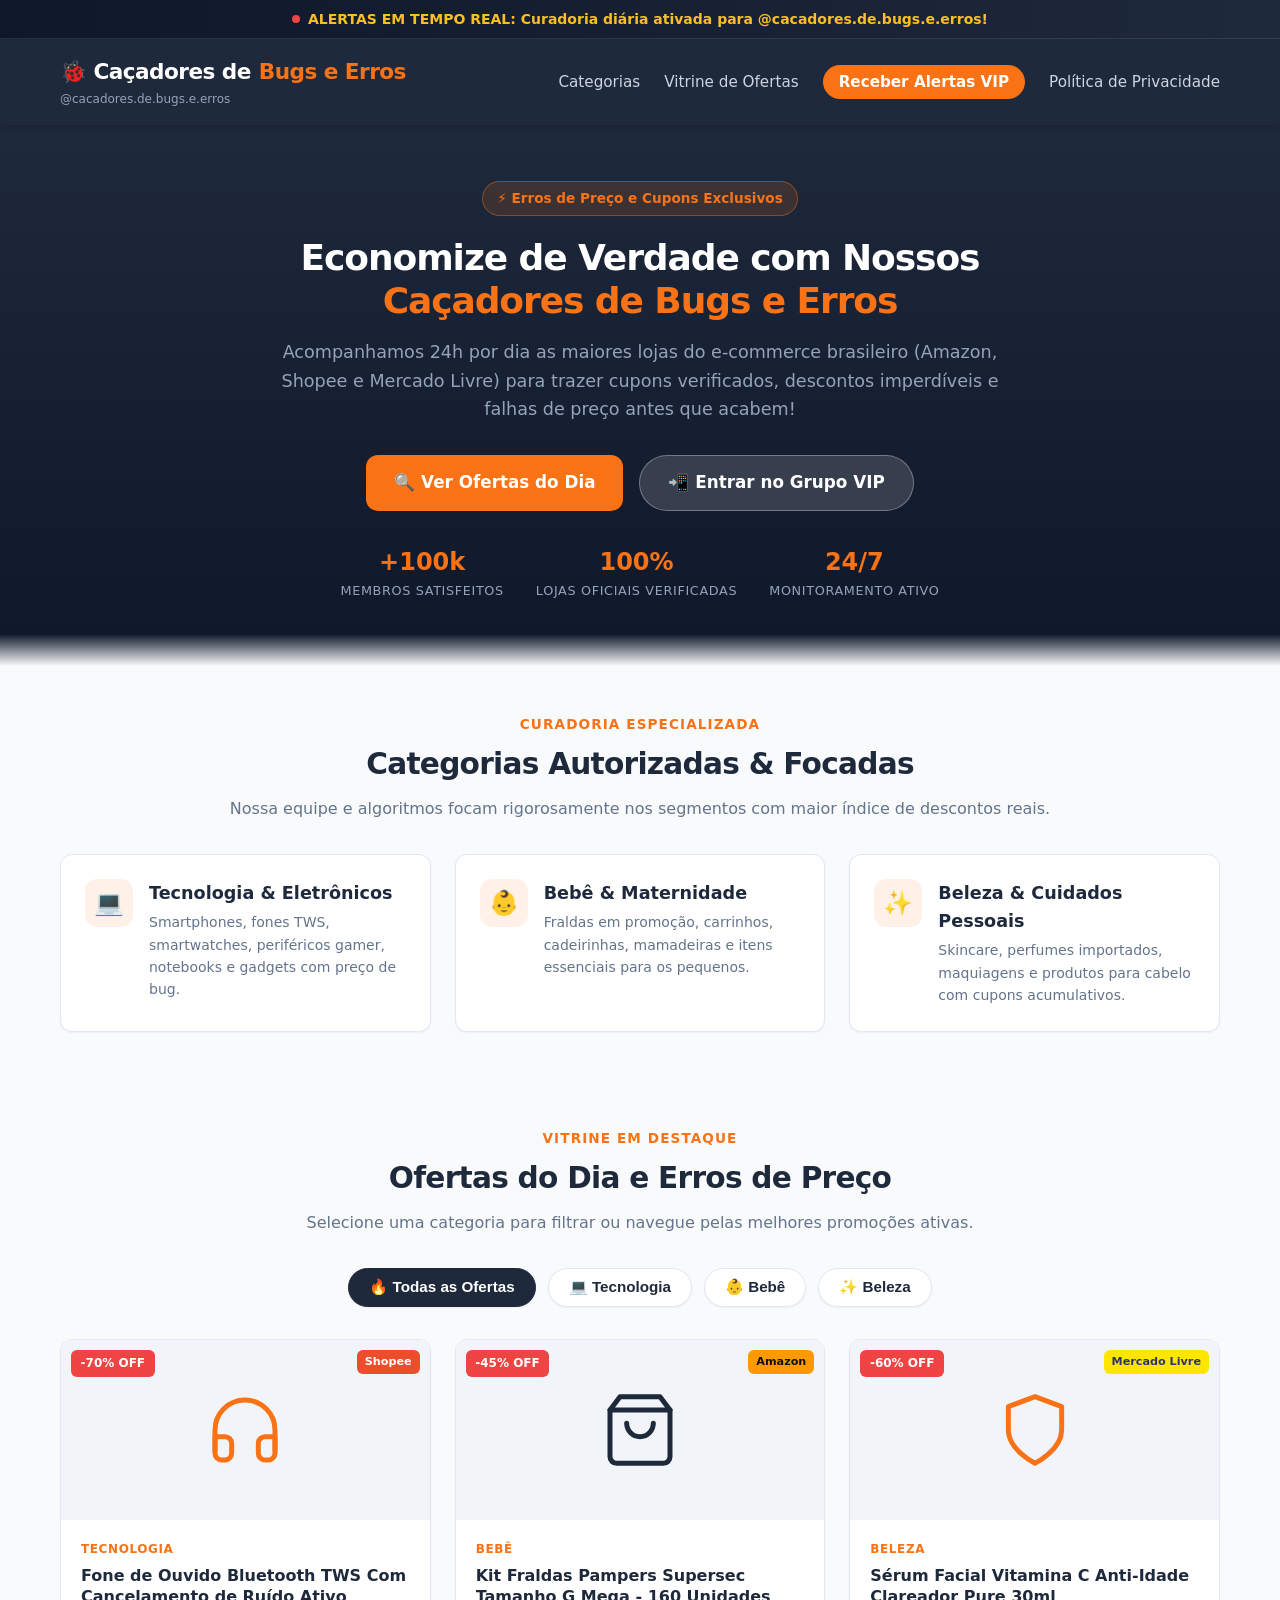
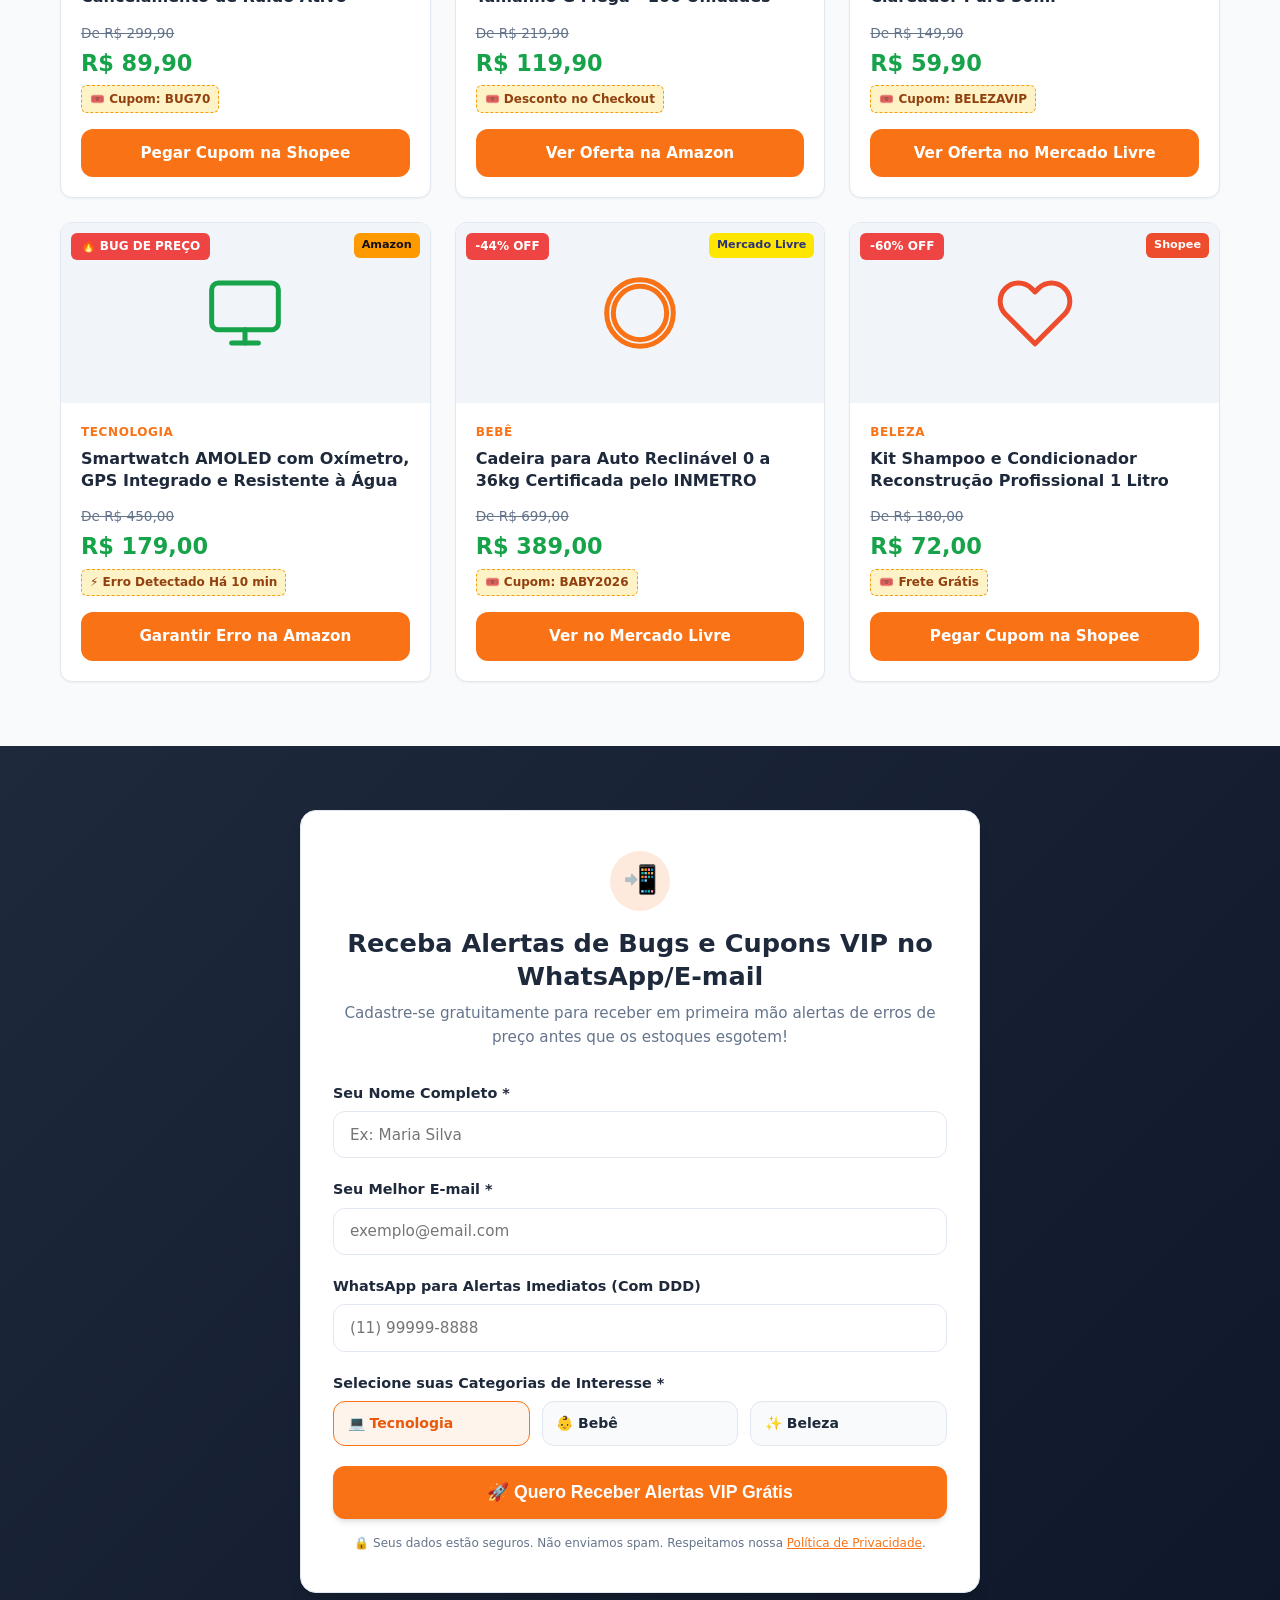
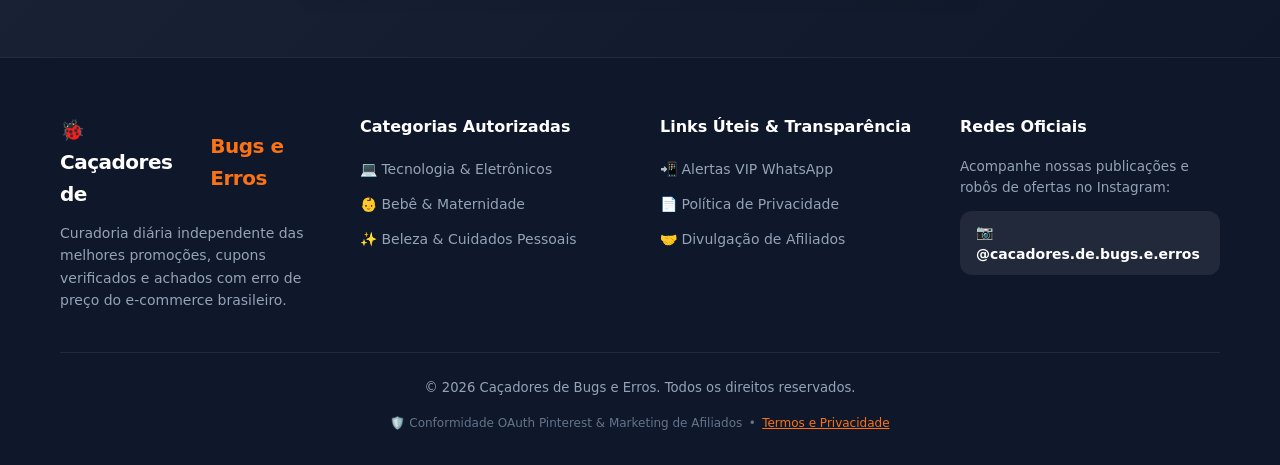
<file: index.html>
<!DOCTYPE html>
<html lang="pt-BR">
<head>
    <meta charset="UTF-8">
    <meta name="viewport" content="width=device-width, initial-scale=1.0">
    <title>Caçadores de Bugs e Erros | Curadoria de Ofertas, Cupons e Erros de Preço</title>
    <meta name="description" content="Curadoria diária das melhores ofertas, cupons de desconto verificados e erros de preço em Tecnologia, Bebê e Beleza nas maiores lojas do Brasil.">
    <link rel="stylesheet" href="css/styles.css">
    <link rel="preconnect" href="https://fonts.googleapis.com">
</head>
<body>

    <!-- Top Announcement Bar -->
    <div class="top-banner">
        <span class="pulse-dot"></span>
        <span>ALERTAS EM TEMPO REAL: Curadoria diária ativada para @cacadores.de.bugs.e.erros!</span>
    </div>

    <!-- Header / Navigation -->
    <header class="site-header">
        <div class="container header-container">
            <div class="logo-group">
                <a href="index.html" class="brand-logo">
                    🐞 Caçadores de <span class="highlight">Bugs e Erros</span>
                </a>
                <span class="brand-handle">@cacadores.de.bugs.e.erros</span>
            </div>

            <button class="mobile-menu-btn" id="mobile-menu-btn" aria-label="Abrir menu de navegação" aria-expanded="false">☰</button>

            <nav>
                <ul class="nav-menu" id="nav-menu">
                    <li><a href="#categorias" class="nav-link">Categorias</a></li>
                    <li><a href="#ofertas" class="nav-link">Vitrine de Ofertas</a></li>
                    <li><a href="#alertas" class="nav-link btn-nav-cta">Receber Alertas VIP</a></li>
                    <li><a href="politica-de-privacidade.html" class="nav-link">Política de Privacidade</a></li>
                </ul>
            </nav>
        </div>
    </header>

    <!-- Hero Section -->
    <section class="hero-section">
        <div class="container">
            <div class="hero-badge">
                <span>⚡ Erros de Preço e Cupons Exclusivos</span>
            </div>
            <h1 class="hero-title">
                Economize de Verdade com Nossos <br><span>Caçadores de Bugs e Erros</span>
            </h1>
            <p class="hero-subtitle">
                Acompanhamos 24h por dia as maiores lojas do e-commerce brasileiro (Amazon, Shopee e Mercado Livre) para trazer cupons verificados, descontos imperdíveis e falhas de preço antes que acabem!
            </p>

            <div style="display: flex; gap: 1rem; justify-content: center; flex-wrap: wrap;">
                <a href="#ofertas" class="btn-deal-cta" style="width: auto; padding: 0.85rem 1.75rem; font-size: 1.05rem;">
                    🔍 Ver Ofertas do Dia
                </a>
                <a href="#alertas" class="btn-nav-cta" style="padding: 0.85rem 1.75rem; font-size: 1.05rem; background-color: rgba(255,255,255,0.15); border: 1px solid rgba(255,255,255,0.3);">
                    📲 Entrar no Grupo VIP
                </a>
            </div>

            <div class="hero-stats">
                <div class="stat-item">
                    <span class="stat-number">+100k</span>
                    <span class="stat-label">Membros Satisfeitos</span>
                </div>
                <div class="stat-item">
                    <span class="stat-number">100%</span>
                    <span class="stat-label">Lojas Oficiais Verificadas</span>
                </div>
                <div class="stat-item">
                    <span class="stat-number">24/7</span>
                    <span class="stat-label">Monitoramento Ativo</span>
                </div>
            </div>
        </div>
    </section>

    <!-- Category Highlights Section -->
    <section class="categories-section" id="categorias">
        <div class="container">
            <div class="section-header">
                <span class="section-tag">Curadoria Especializada</span>
                <h2 class="section-title">Categorias Autorizadas & Focadas</h2>
                <p class="section-description">
                    Nossa equipe e algoritmos focam rigorosamente nos segmentos com maior índice de descontos reais.
                </p>
            </div>

            <!-- Interactive Category Cards -->
            <div class="category-badges-grid">
                <div class="category-card">
                    <div class="category-icon">💻</div>
                    <div class="category-info">
                        <h3>Tecnologia & Eletrônicos</h3>
                        <p>Smartphones, fones TWS, smartwatches, periféricos gamer, notebooks e gadgets com preço de bug.</p>
                    </div>
                </div>

                <div class="category-card">
                    <div class="category-icon">👶</div>
                    <div class="category-info">
                        <h3>Bebê & Maternidade</h3>
                        <p>Fraldas em promoção, carrinhos, cadeirinhas, mamadeiras e itens essenciais para os pequenos.</p>
                    </div>
                </div>

                <div class="category-card">
                    <div class="category-icon">✨</div>
                    <div class="category-info">
                        <h3>Beleza & Cuidados Pessoais</h3>
                        <p>Skincare, perfumes importados, maquiagens e produtos para cabelo com cupons acumulativos.</p>
                    </div>
                </div>
            </div>
        </div>
    </section>

    <!-- Deals Showcase Section -->
    <section class="deals-section" id="ofertas">
        <div class="container">
            <div class="section-header">
                <span class="section-tag">Vitrine em Destaque</span>
                <h2 class="section-title">Ofertas do Dia e Erros de Preço</h2>
                <p class="section-description">Selecione uma categoria para filtrar ou navegue pelas melhores promoções ativas.</p>
            </div>

            <!-- Filter Controls -->
            <div class="category-filter-bar">
                <button class="filter-btn active" data-category="todos">🔥 Todas as Ofertas</button>
                <button class="filter-btn" data-category="tecnologia">💻 Tecnologia</button>
                <button class="filter-btn" data-category="bebe">👶 Bebê</button>
                <button class="filter-btn" data-category="beleza">✨ Beleza</button>
            </div>

            <!-- Deals Grid -->
            <div class="deals-grid" id="deals-grid">

                <!-- Deal 1: Tecnologia -->
                <article class="deal-card" data-category="tecnologia">
                    <div class="deal-card-header">
                        <span class="badge-discount">-70% OFF</span>
                        <span class="badge-store shopee">Shopee</span>
                        <svg width="80" height="80" viewBox="0 0 24 24" fill="none" stroke="#f97316" stroke-width="1.5" stroke-linecap="round" stroke-linejoin="round"><path d="M3 18v-6a9 9 0 0 1 18 0v6"></path><path d="M21 19a2 2 0 0 1-2 2h-1a2 2 0 0 1-2-2v-3a2 2 0 0 1 2-2h3z"></path><path d="M3 19a2 2 0 0 0 2 2h1a2 2 0 0 0 2-2v-3a2 2 0 0 0-2-2H3z"></path></svg>
                    </div>
                    <div class="deal-card-body">
                        <span class="deal-category-tag">Tecnologia</span>
                        <h3 class="deal-title">Fone de Ouvido Bluetooth TWS Com Cancelamento de Ruído Ativo</h3>
                        <div class="deal-price-box">
                            <span class="price-original">De R$ 299,90</span>
                            <div class="price-current-group">
                                <span class="price-current">R$ 89,90</span>
                            </div>
                            <span class="coupon-tag">🎟️ Cupom: BUG70</span>
                        </div>
                        <a href="https://shopee.com.br" target="_blank" rel="noopener noreferrer" class="btn-deal-cta" data-store="Shopee">
                            Pegar Cupom na Shopee
                        </a>
                    </div>
                </article>

                <!-- Deal 2: Bebê -->
                <article class="deal-card" data-category="bebe">
                    <div class="deal-card-header">
                        <span class="badge-discount">-45% OFF</span>
                        <span class="badge-store amazon">Amazon</span>
                        <svg width="80" height="80" viewBox="0 0 24 24" fill="none" stroke="#1e293b" stroke-width="1.5" stroke-linecap="round" stroke-linejoin="round"><path d="M6 2L3 6v14a2 2 0 0 0 2 2h14a2 2 0 0 0 2-2V6l-3-4z"></path><line x1="3" y1="6" x2="21" y2="6"></line><path d="M16 10a4 4 0 0 1-8 0"></path></svg>
                    </div>
                    <div class="deal-card-body">
                        <span class="deal-category-tag">Bebê</span>
                        <h3 class="deal-title">Kit Fraldas Pampers Supersec Tamanho G Mega - 160 Unidades</h3>
                        <div class="deal-price-box">
                            <span class="price-original">De R$ 219,90</span>
                            <div class="price-current-group">
                                <span class="price-current">R$ 119,90</span>
                            </div>
                            <span class="coupon-tag">🎟️ Desconto no Checkout</span>
                        </div>
                        <a href="https://amazon.com.br" target="_blank" rel="noopener noreferrer" class="btn-deal-cta" data-store="Amazon">
                            Ver Oferta na Amazon
                        </a>
                    </div>
                </article>

                <!-- Deal 3: Beleza -->
                <article class="deal-card" data-category="beleza">
                    <div class="deal-card-header">
                        <span class="badge-discount">-60% OFF</span>
                        <span class="badge-store mercadolivre">Mercado Livre</span>
                        <svg width="80" height="80" viewBox="0 0 24 24" fill="none" stroke="#f97316" stroke-width="1.5" stroke-linecap="round" stroke-linejoin="round"><path d="M12 22s8-4 8-10V5l-8-3-8 3v7c0 6 8 10 8 10z"></path></svg>
                    </div>
                    <div class="deal-card-body">
                        <span class="deal-category-tag">Beleza</span>
                        <h3 class="deal-title">Sérum Facial Vitamina C Anti-Idade Clareador Pure 30ml</h3>
                        <div class="deal-price-box">
                            <span class="price-original">De R$ 149,90</span>
                            <div class="price-current-group">
                                <span class="price-current">R$ 59,90</span>
                            </div>
                            <span class="coupon-tag">🎟️ Cupom: BELEZAVIP</span>
                        </div>
                        <a href="https://mercadolivre.com.br" target="_blank" rel="noopener noreferrer" class="btn-deal-cta" data-store="Mercado Livre">
                            Ver Oferta no Mercado Livre
                        </a>
                    </div>
                </article>

                <!-- Deal 4: Tecnologia (Erro de Preço) -->
                <article class="deal-card" data-category="tecnologia">
                    <div class="deal-card-header">
                        <span class="badge-discount">🔥 BUG DE PREÇO</span>
                        <span class="badge-store amazon">Amazon</span>
                        <svg width="80" height="80" viewBox="0 0 24 24" fill="none" stroke="#16a34a" stroke-width="1.5" stroke-linecap="round" stroke-linejoin="round"><rect x="2" y="3" width="20" height="14" rx="2" ry="2"></rect><line x1="8" y1="21" x2="16" y2="21"></line><line x1="12" y1="17" x2="12" y2="21"></line></svg>
                    </div>
                    <div class="deal-card-body">
                        <span class="deal-category-tag">Tecnologia</span>
                        <h3 class="deal-title">Smartwatch AMOLED com Oxímetro, GPS Integrado e Resistente à Água</h3>
                        <div class="deal-price-box">
                            <span class="price-original">De R$ 450,00</span>
                            <div class="price-current-group">
                                <span class="price-current">R$ 179,00</span>
                            </div>
                            <span class="coupon-tag">⚡ Erro Detectado Há 10 min</span>
                        </div>
                        <a href="https://amazon.com.br" target="_blank" rel="noopener noreferrer" class="btn-deal-cta" data-store="Amazon">
                            Garantir Erro na Amazon
                        </a>
                    </div>
                </article>

                <!-- Deal 5: Bebê -->
                <article class="deal-card" data-category="bebe">
                    <div class="deal-card-header">
                        <span class="badge-discount">-44% OFF</span>
                        <span class="badge-store mercadolivre">Mercado Livre</span>
                        <svg width="80" height="80" viewBox="0 0 24 24" fill="none" stroke="#f97316" stroke-width="1.5" stroke-linecap="round" stroke-linejoin="round"><path d="M12 2a10 10 0 1 0 10 10A10 10 0 0 0 12 2zm0 18a8 8 0 1 1 8-8 8 8 0 0 1-8 8z"></path></svg>
                    </div>
                    <div class="deal-card-body">
                        <span class="deal-category-tag">Bebê</span>
                        <h3 class="deal-title">Cadeira para Auto Reclinável 0 a 36kg Certificada pelo INMETRO</h3>
                        <div class="deal-price-box">
                            <span class="price-original">De R$ 699,00</span>
                            <div class="price-current-group">
                                <span class="price-current">R$ 389,00</span>
                            </div>
                            <span class="coupon-tag">🎟️ Cupom: BABY2026</span>
                        </div>
                        <a href="https://mercadolivre.com.br" target="_blank" rel="noopener noreferrer" class="btn-deal-cta" data-store="Mercado Livre">
                            Ver no Mercado Livre
                        </a>
                    </div>
                </article>

                <!-- Deal 6: Beleza -->
                <article class="deal-card" data-category="beleza">
                    <div class="deal-card-header">
                        <span class="badge-discount">-60% OFF</span>
                        <span class="badge-store shopee">Shopee</span>
                        <svg width="80" height="80" viewBox="0 0 24 24" fill="none" stroke="#ee4d2d" stroke-width="1.5" stroke-linecap="round" stroke-linejoin="round"><path d="M20.84 4.61a5.5 5.5 0 0 0-7.78 0L12 5.67l-1.06-1.06a5.5 5.5 0 0 0-7.78 7.78l1.06 1.06L12 21.23l7.78-7.78 1.06-1.06a5.5 5.5 0 0 0 0-7.78z"></path></svg>
                    </div>
                    <div class="deal-card-body">
                        <span class="deal-category-tag">Beleza</span>
                        <h3 class="deal-title">Kit Shampoo e Condicionador Reconstrução Profissional 1 Litro</h3>
                        <div class="deal-price-box">
                            <span class="price-original">De R$ 180,00</span>
                            <div class="price-current-group">
                                <span class="price-current">R$ 72,00</span>
                            </div>
                            <span class="coupon-tag">🎟️ Frete Grátis</span>
                        </div>
                        <a href="https://shopee.com.br" target="_blank" rel="noopener noreferrer" class="btn-deal-cta" data-store="Shopee">
                            Pegar Cupom na Shopee
                        </a>
                    </div>
                </article>

            </div>
        </div>
    </section>

    <!-- Lead Capture Section (Netlify Forms) -->
    <section class="lead-capture-section" id="alertas">
        <div class="container">
            <div class="capture-card">
                <div class="capture-header">
                    <div class="capture-icon-badge">📲</div>
                    <h2 class="capture-title">Receba Alertas de Bugs e Cupons VIP no WhatsApp/E-mail</h2>
                    <p class="capture-subtitle">Cadastre-se gratuitamente para receber em primeira mão alertas de erros de preço antes que os estoques esgotem!</p>
                </div>

                <!-- Netlify Form -->
                <form name="alertas-vip" method="POST" data-netlify="true" netlify-honeypot="bot-field" id="alertas-form">
                    <!-- Hidden field required for Netlify Form processing -->
                    <input type="hidden" name="form-name" value="alertas-vip" />
                    
                    <!-- Honeypot field for spam prevention -->
                    <p style="display:none">
                        <label>Não preencha este campo se for humano: <input name="bot-field" /></label>
                    </p>

                    <div class="form-group">
                        <label for="nome" class="form-label">Seu Nome Completo *</label>
                        <input type="text" id="nome" name="nome" class="form-control" placeholder="Ex: Maria Silva" required />
                    </div>

                    <div class="form-group">
                        <label for="email" class="form-label">Seu Melhor E-mail *</label>
                        <input type="email" id="email" name="email" class="form-control" placeholder="exemplo@email.com" required />
                    </div>

                    <div class="form-group">
                        <label for="whatsapp" class="form-label">WhatsApp para Alertas Imediatos (Com DDD)</label>
                        <input type="tel" id="whatsapp" name="whatsapp" class="form-control" placeholder="(11) 99999-8888" />
                    </div>

                    <div class="form-group">
                        <label class="form-label">Selecione suas Categorias de Interesse *</label>
                        <div class="category-checkbox-group">
                            <label class="category-option">
                                <input type="checkbox" name="categoria_tecnologia" value="Tecnologia" checked />
                                <span class="category-label-card">💻 Tecnologia</span>
                            </label>

                            <label class="category-option">
                                <input type="checkbox" name="categoria_bebe" value="Bebe" />
                                <span class="category-label-card">👶 Bebê</span>
                            </label>

                            <label class="category-option">
                                <input type="checkbox" name="categoria_beleza" value="Beleza" />
                                <span class="category-label-card">✨ Beleza</span>
                            </label>
                        </div>
                    </div>

                    <button type="submit" class="btn-submit-lead">
                        🚀 Quero Receber Alertas VIP Grátis
                    </button>

                    <p class="form-disclaimer">
                        🔒 Seus dados estão seguros. Não enviamos spam. Respeitamos nossa <a href="politica-de-privacidade.html">Política de Privacidade</a>.
                    </p>
                </form>

                <!-- Success Message Display -->
                <div class="form-success-message" id="form-success">
                    <h4>🎉 Cadastro Realizado com Sucesso!</h4>
                    <p>Você foi incluído na nossa lista VIP do <strong>@cacadores.de.bugs.e.erros</strong>. Fique atento às suas notificações para não perder nenhum erro de preço!</p>
                </div>
            </div>
        </div>
    </section>

    <!-- Footer -->
    <footer class="site-footer">
        <div class="container">
            <div class="footer-grid">
                <div class="footer-brand">
                    <a href="index.html" class="brand-logo">
                        🐞 Caçadores de <span class="highlight">Bugs e Erros</span>
                    </a>
                    <p class="footer-description">
                        Curadoria diária independente das melhores promoções, cupons verificados e achados com erro de preço do e-commerce brasileiro.
                    </p>
                </div>

                <div>
                    <h4 class="footer-title">Categorias Autorizadas</h4>
                    <ul class="footer-links">
                        <li><a href="#ofertas">💻 Tecnologia & Eletrônicos</a></li>
                        <li><a href="#ofertas">👶 Bebê & Maternidade</a></li>
                        <li><a href="#ofertas">✨ Beleza & Cuidados Pessoais</a></li>
                    </ul>
                </div>

                <div>
                    <h4 class="footer-title">Links Úteis & Transparência</h4>
                    <ul class="footer-links">
                        <li><a href="index.html#alertas">📲 Alertas VIP WhatsApp</a></li>
                        <li><a href="politica-de-privacidade.html">📄 Política de Privacidade</a></li>
                        <li><a href="politica-de-privacidade.html#afiliacao">🤝 Divulgação de Afiliados</a></li>
                    </ul>
                </div>

                <div>
                    <h4 class="footer-title">Redes Oficiais</h4>
                    <p style="font-size: 0.85rem; margin-bottom: 0.75rem;">Acompanhe nossas publicações e robôs de ofertas no Instagram:</p>
                    <a href="https://instagram.com/cacadores.de.bugs.e.erros" target="_blank" rel="noopener noreferrer" class="footer-social-btn">
                        📷 @cacadores.de.bugs.e.erros
                    </a>
                </div>
            </div>

            <div class="footer-bottom">
                <p>© 2026 Caçadores de Bugs e Erros. Todos os direitos reservados.</p>
                <div class="footer-legal-badge">
                    <span>🛡️ Conformidade OAuth Pinterest & Marketing de Afiliados</span>
                    <span>•</span>
                    <a href="politica-de-privacidade.html" style="color: var(--accent-orange); text-decoration: underline;">Termos e Privacidade</a>
                </div>
            </div>
        </div>
    </footer>

    <script src="js/main.js"></script>
</body>
</html>
</file>
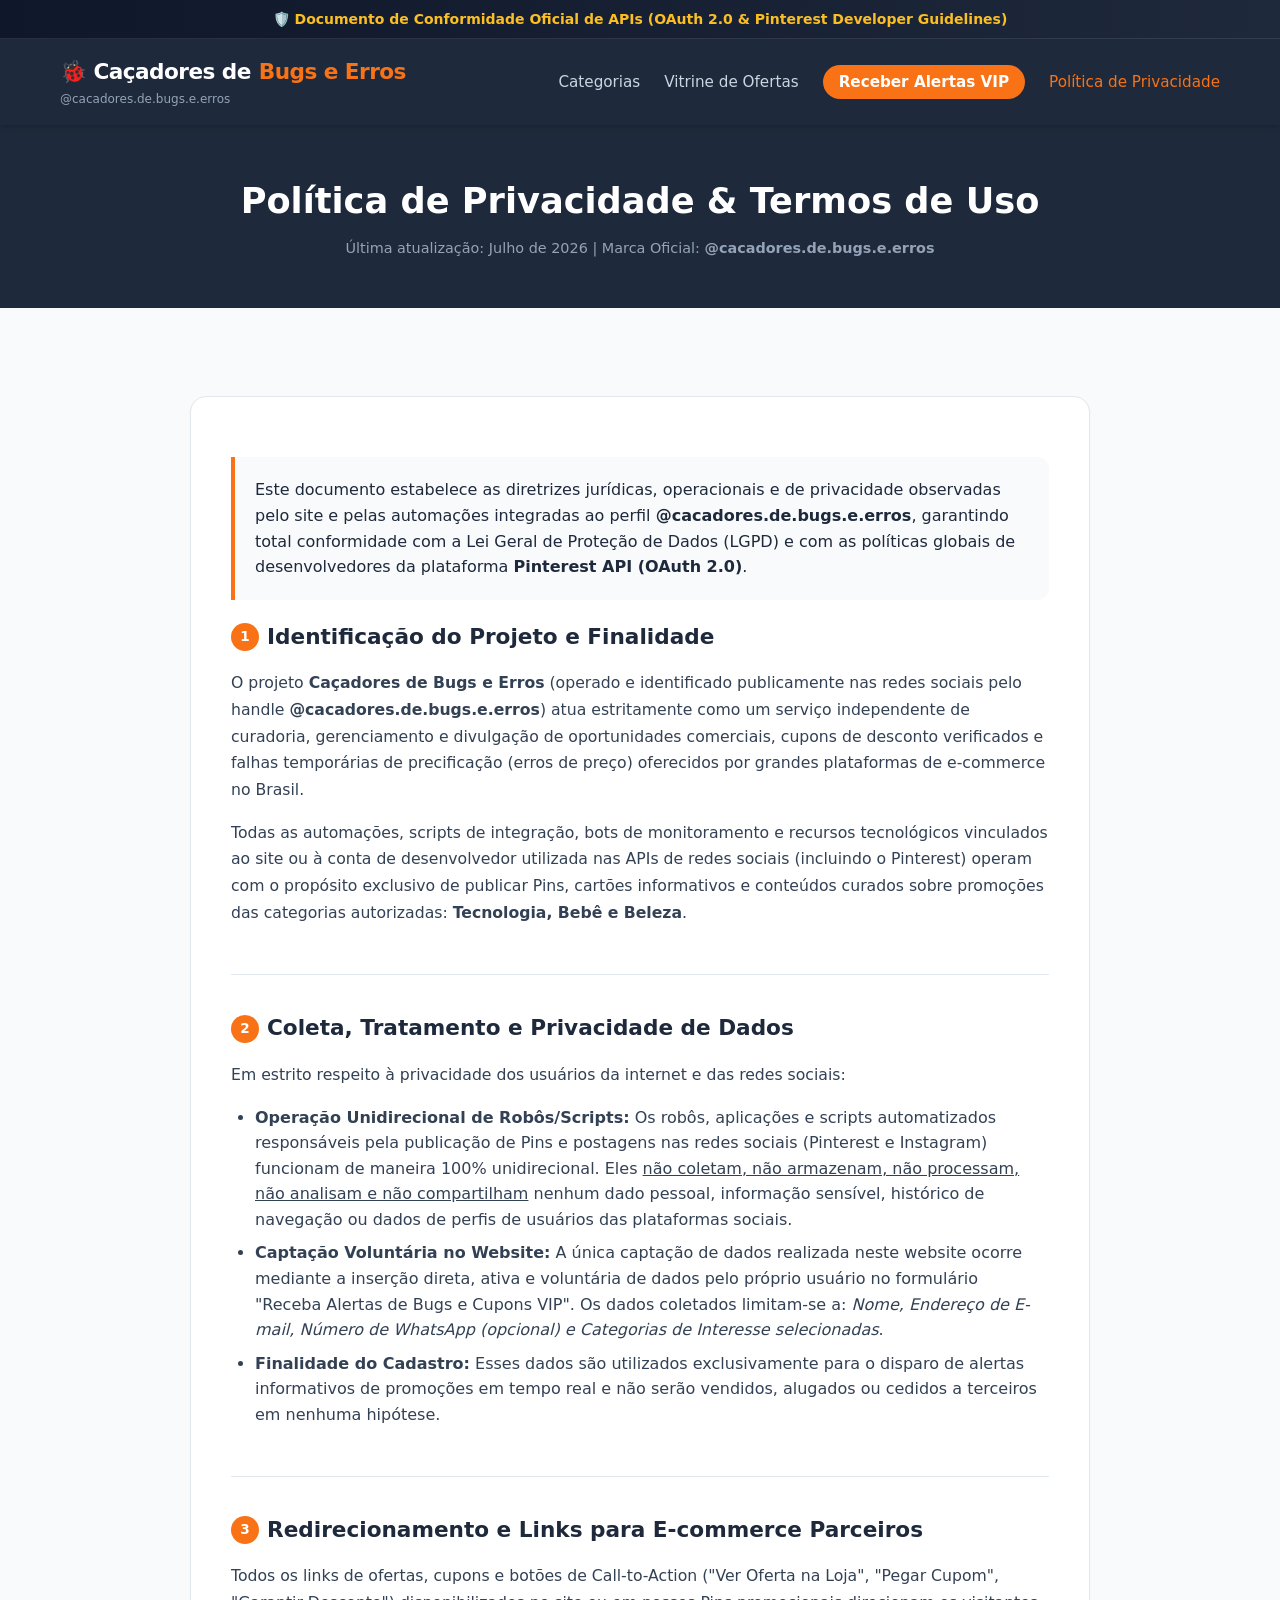
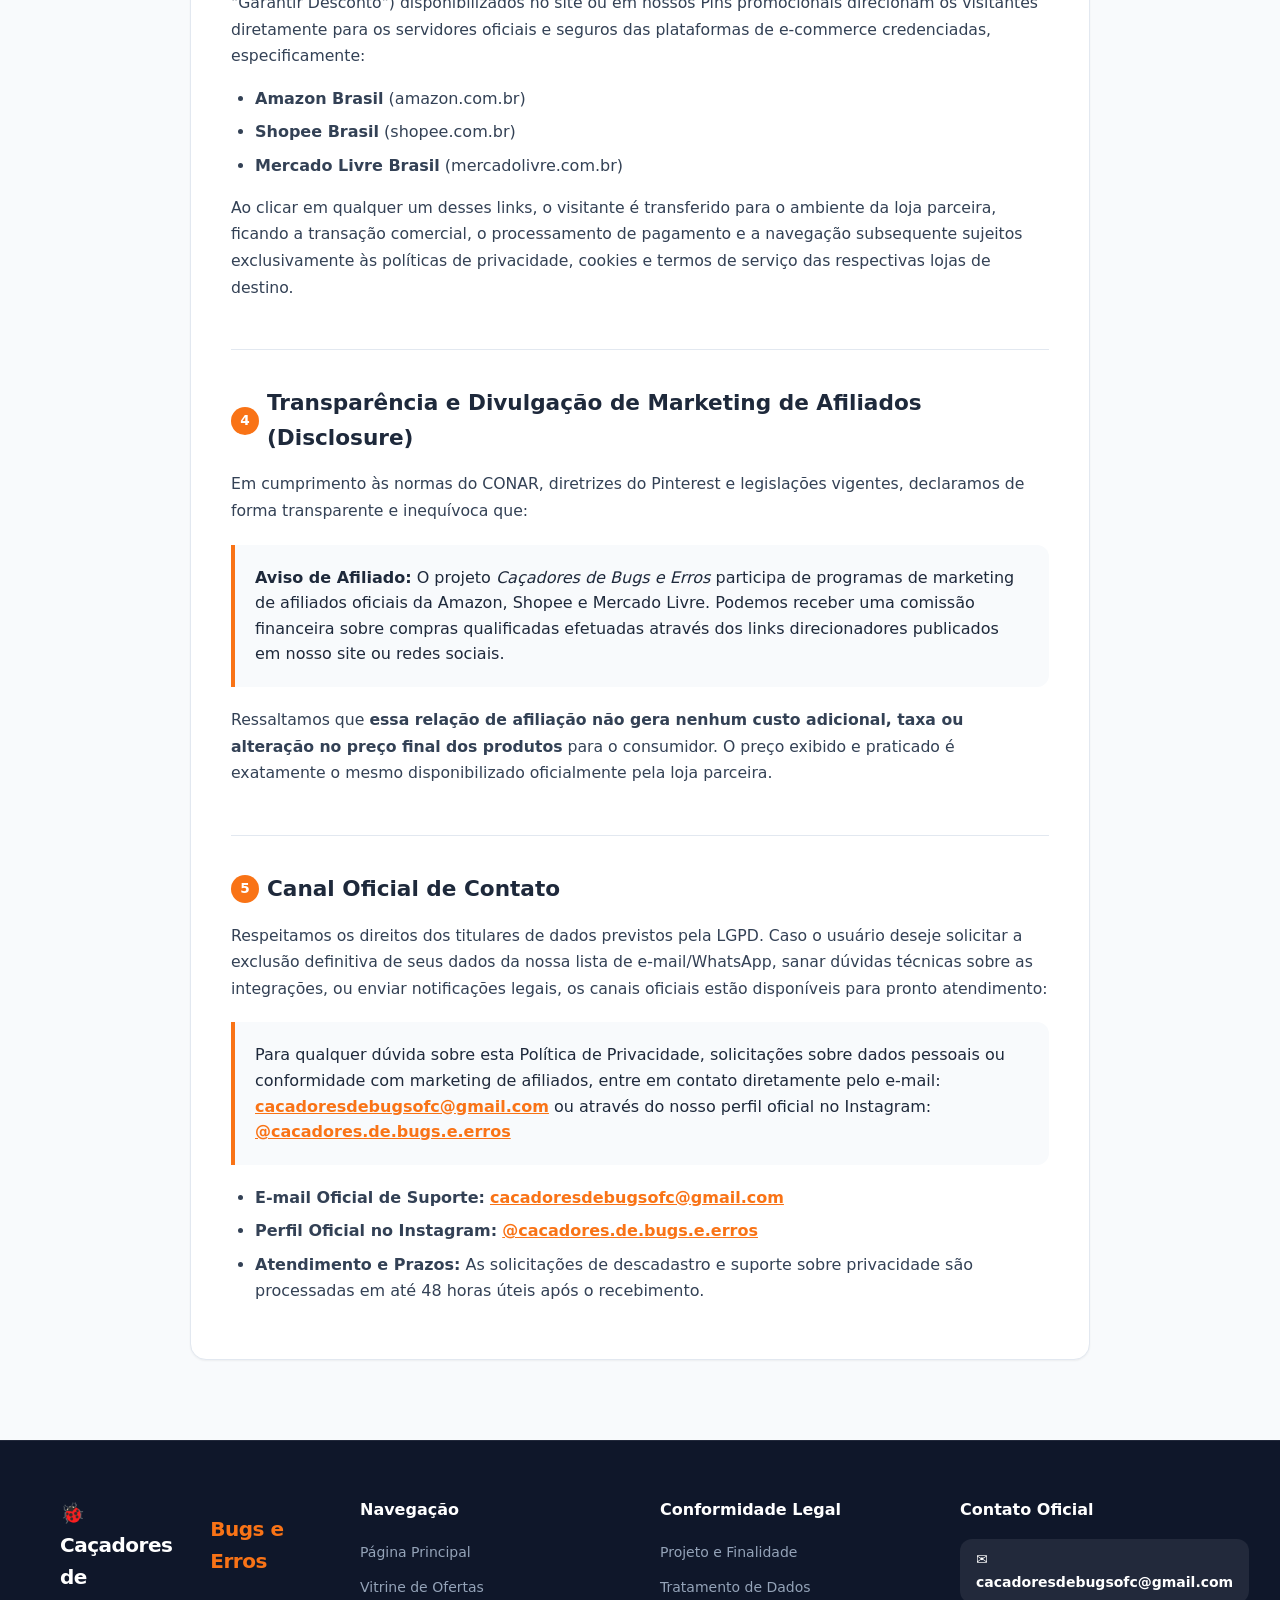
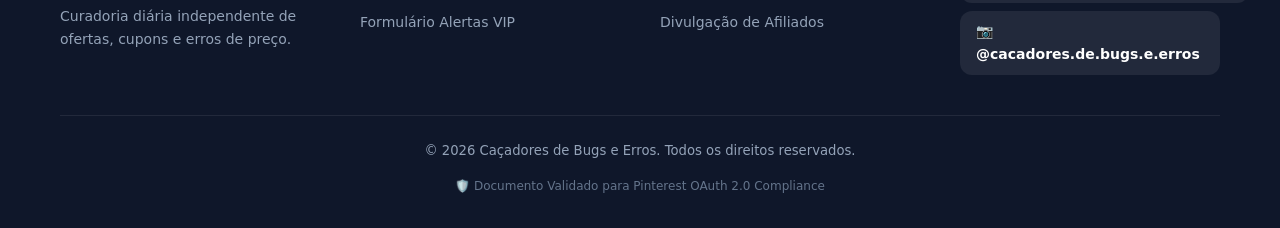
<file: politica-de-privacidade.html>
<!DOCTYPE html>
<html lang="pt-BR">
<head>
    <meta charset="UTF-8">
    <meta name="viewport" content="width=device-width, initial-scale=1.0">
    <title>Política de Privacidade & Conformidade | Caçadores de Bugs e Erros</title>
    <meta name="description" content="Política de Privacidade oficial, termos de uso e conformidade de APIs (OAuth Pinterest) da marca @cacadores.de.bugs.e.erros.">
    <link rel="stylesheet" href="css/styles.css">
</head>
<body>

    <!-- Top Banner -->
    <div class="top-banner">
        <span>🛡️ Documento de Conformidade Oficial de APIs (OAuth 2.0 & Pinterest Developer Guidelines)</span>
    </div>

    <!-- Header / Navigation -->
    <header class="site-header">
        <div class="container header-container">
            <div class="logo-group">
                <a href="index.html" class="brand-logo">
                    🐞 Caçadores de <span class="highlight">Bugs e Erros</span>
                </a>
                <span class="brand-handle">@cacadores.de.bugs.e.erros</span>
            </div>

            <button class="mobile-menu-btn" id="mobile-menu-btn" aria-label="Abrir menu de navegação" aria-expanded="false">☰</button>

            <nav>
                <ul class="nav-menu" id="nav-menu">
                    <li><a href="index.html#categorias" class="nav-link">Categorias</a></li>
                    <li><a href="index.html#ofertas" class="nav-link">Vitrine de Ofertas</a></li>
                    <li><a href="index.html#alertas" class="nav-link btn-nav-cta">Receber Alertas VIP</a></li>
                    <li><a href="politica-de-privacidade.html" class="nav-link active">Política de Privacidade</a></li>
                </ul>
            </nav>
        </div>
    </header>

    <!-- Policy Header -->
    <div class="policy-header">
        <div class="container" style="text-align: center;">
            <h1 class="policy-title">Política de Privacidade & Termos de Uso</h1>
            <p class="policy-meta">Última atualização: Julho de 2026 | Marca Oficial: <strong>@cacadores.de.bugs.e.erros</strong></p>
        </div>
    </div>

    <!-- Main Content Area -->
    <main class="policy-page">
        <div class="container">
            <div class="policy-container" id="privacidade">

                <div class="policy-highlight-box">
                    <p>Este documento estabelece as diretrizes jurídicas, operacionais e de privacidade observadas pelo site e pelas automações integradas ao perfil <strong>@cacadores.de.bugs.e.erros</strong>, garantindo total conformidade com a Lei Geral de Proteção de Dados (LGPD) e com as políticas globais de desenvolvedores da plataforma <strong>Pinterest API (OAuth 2.0)</strong>.</p>
                </div>

                <!-- Clause A: Identificação e Finalidade -->
                <section class="policy-section" id="identificacao">
                    <h2 class="policy-section-title">
                        <span class="badge-num">1</span> Identificação do Projeto e Finalidade
                    </h2>
                    <p class="policy-text">
                        O projeto <strong>Caçadores de Bugs e Erros</strong> (operado e identificado publicamente nas redes sociais pelo handle <strong>@cacadores.de.bugs.e.erros</strong>) atua estritamente como um serviço independente de curadoria, gerenciamento e divulgação de oportunidades comerciais, cupons de desconto verificados e falhas temporárias de precificação (erros de preço) oferecidos por grandes plataformas de e-commerce no Brasil.
                    </p>
                    <p class="policy-text">
                        Todas as automações, scripts de integração, bots de monitoramento e recursos tecnológicos vinculados ao site ou à conta de desenvolvedor utilizada nas APIs de redes sociais (incluindo o Pinterest) operam com o propósito exclusivo de publicar Pins, cartões informativos e conteúdos curados sobre promoções das categorias autorizadas: <strong>Tecnologia, Bebê e Beleza</strong>.
                    </p>
                </section>

                <!-- Clause B: Coleta e Tratamento de Dados (Pinterest OAuth Rules) -->
                <section class="policy-section" id="coleta-dados">
                    <h2 class="policy-section-title">
                        <span class="badge-num">2</span> Coleta, Tratamento e Privacidade de Dados
                    </h2>
                    <p class="policy-text">
                        Em estrito respeito à privacidade dos usuários da internet e das redes sociais:
                    </p>
                    <ul class="policy-list">
                        <li>
                            <strong>Operação Unidirecional de Robôs/Scripts:</strong> Os robôs, aplicações e scripts automatizados responsáveis pela publicação de Pins e postagens nas redes sociais (Pinterest e Instagram) funcionam de maneira 100% unidirecional. Eles <u>não coletam, não armazenam, não processam, não analisam e não compartilham</u> nenhum dado pessoal, informação sensível, histórico de navegação ou dados de perfis de usuários das plataformas sociais.
                        </li>
                        <li>
                            <strong>Captação Voluntária no Website:</strong> A única captação de dados realizada neste website ocorre mediante a inserção direta, ativa e voluntária de dados pelo próprio usuário no formulário "Receba Alertas de Bugs e Cupons VIP". Os dados coletados limitam-se a: <em>Nome, Endereço de E-mail, Número de WhatsApp (opcional) e Categorias de Interesse selecionadas</em>.
                        </li>
                        <li>
                            <strong>Finalidade do Cadastro:</strong> Esses dados são utilizados exclusivamente para o disparo de alertas informativos de promoções em tempo real e não serão vendidos, alugados ou cedidos a terceiros em nenhuma hipótese.
                        </li>
                    </ul>
                </section>

                <!-- Clause C: Redirecionamento e Links Externos -->
                <section class="policy-section" id="redirecionamento">
                    <h2 class="policy-section-title">
                        <span class="badge-num">3</span> Redirecionamento e Links para E-commerce Parceiros
                    </h2>
                    <p class="policy-text">
                        Todos os links de ofertas, cupons e botões de Call-to-Action ("Ver Oferta na Loja", "Pegar Cupom", "Garantir Desconto") disponibilizados no site ou em nossos Pins promocionais direcionam os visitantes diretamente para os servidores oficiais e seguros das plataformas de e-commerce credenciadas, especificamente:
                    </p>
                    <ul class="policy-list">
                        <li><strong>Amazon Brasil</strong> (amazon.com.br)</li>
                        <li><strong>Shopee Brasil</strong> (shopee.com.br)</li>
                        <li><strong>Mercado Livre Brasil</strong> (mercadolivre.com.br)</li>
                    </ul>
                    <p class="policy-text">
                        Ao clicar em qualquer um desses links, o visitante é transferido para o ambiente da loja parceira, ficando a transação comercial, o processamento de pagamento e a navegação subsequente sujeitos exclusivamente às políticas de privacidade, cookies e termos de serviço das respectivas lojas de destino.
                    </p>
                </section>

                <!-- Clause D: Transparência de Afiliação (Affiliate Disclosure) -->
                <section class="policy-section" id="afiliacao">
                    <h2 class="policy-section-title">
                        <span class="badge-num">4</span> Transparência e Divulgação de Marketing de Afiliados (Disclosure)
                    </h2>
                    <p class="policy-text">
                        Em cumprimento às normas do CONAR, diretrizes do Pinterest e legislações vigentes, declaramos de forma transparente e inequívoca que:
                    </p>
                    <div class="policy-highlight-box">
                        <p>
                            <strong>Aviso de Afiliado:</strong> O projeto <em>Caçadores de Bugs e Erros</em> participa de programas de marketing de afiliados oficiais da Amazon, Shopee e Mercado Livre. Podemos receber uma comissão financeira sobre compras qualificadas efetuadas através dos links direcionadores publicados em nosso site ou redes sociais.
                        </p>
                    </div>
                    <p class="policy-text">
                        Ressaltamos que <strong>essa relação de afiliação não gera nenhum custo adicional, taxa ou alteração no preço final dos produtos</strong> para o consumidor. O preço exibido e praticado é exatamente o mesmo disponibilizado oficialmente pela loja parceira.
                    </p>
                </section>

                <!-- Clause E: Canal Oficial de Contato -->
                <section class="policy-section" id="contato">
                    <h2 class="policy-section-title">
                        <span class="badge-num">5</span> Canal Oficial de Contato
                    </h2>
                    <p class="policy-text">
                        Respeitamos os direitos dos titulares de dados previstos pela LGPD. Caso o usuário deseje solicitar a exclusão definitiva de seus dados da nossa lista de e-mail/WhatsApp, sanar dúvidas técnicas sobre as integrações, ou enviar notificações legais, os canais oficiais estão disponíveis para pronto atendimento:
                    </p>
                    <div class="policy-highlight-box">
                        <p>
                            Para qualquer dúvida sobre esta Política de Privacidade, solicitações sobre dados pessoais ou conformidade com marketing de afiliados, entre em contato diretamente pelo e-mail: <a href="mailto:cacadoresdebugsofc@gmail.com" style="color: var(--accent-orange); font-weight: 700; text-decoration: underline;">cacadoresdebugsofc@gmail.com</a> ou através do nosso perfil oficial no Instagram: <a href="https://instagram.com/cacadores.de.bugs.e.erros" target="_blank" rel="noopener noreferrer" style="color: var(--accent-orange); font-weight: 700; text-decoration: underline;">@cacadores.de.bugs.e.erros</a>
                        </p>
                    </div>
                    <ul class="policy-list">
                        <li>
                            <strong>E-mail Oficial de Suporte:</strong> <a href="mailto:cacadoresdebugsofc@gmail.com" style="color: var(--accent-orange); font-weight: 700; text-decoration: underline;">cacadoresdebugsofc@gmail.com</a>
                        </li>
                        <li>
                            <strong>Perfil Oficial no Instagram:</strong> <a href="https://instagram.com/cacadores.de.bugs.e.erros" target="_blank" rel="noopener noreferrer" style="color: var(--accent-orange); font-weight: 700; text-decoration: underline;">@cacadores.de.bugs.e.erros</a>
                        </li>
                        <li>
                            <strong>Atendimento e Prazos:</strong> As solicitações de descadastro e suporte sobre privacidade são processadas em até 48 horas úteis após o recebimento.
                        </li>
                    </ul>
                </section>

            </div>
        </div>
    </main>

    <!-- Footer -->
    <footer class="site-footer">
        <div class="container">
            <div class="footer-grid">
                <div class="footer-brand">
                    <a href="index.html" class="brand-logo">
                        🐞 Caçadores de <span class="highlight">Bugs e Erros</span>
                    </a>
                    <p class="footer-description">
                        Curadoria diária independente de ofertas, cupons e erros de preço.
                    </p>
                </div>

                <div>
                    <h4 class="footer-title">Navegação</h4>
                    <ul class="footer-links">
                        <li><a href="index.html">Página Principal</a></li>
                        <li><a href="index.html#ofertas">Vitrine de Ofertas</a></li>
                        <li><a href="index.html#alertas">Formulário Alertas VIP</a></li>
                    </ul>
                </div>

                <div>
                    <h4 class="footer-title">Conformidade Legal</h4>
                    <ul class="footer-links">
                        <li><a href="politica-de-privacidade.html#identificacao">Projeto e Finalidade</a></li>
                        <li><a href="politica-de-privacidade.html#coleta-dados">Tratamento de Dados</a></li>
                        <li><a href="politica-de-privacidade.html#afiliacao">Divulgação de Afiliados</a></li>
                    </ul>
                </div>

                <div>
                    <h4 class="footer-title">Contato Oficial</h4>
                    <a href="mailto:cacadoresdebugsofc@gmail.com" class="footer-social-btn" style="margin-bottom: 0.5rem; display: inline-flex;">
                        ✉️ cacadoresdebugsofc@gmail.com
                    </a>
                    <a href="https://instagram.com/cacadores.de.bugs.e.erros" target="_blank" rel="noopener noreferrer" class="footer-social-btn">
                        📷 @cacadores.de.bugs.e.erros
                    </a>
                </div>
            </div>

            <div class="footer-bottom">
                <p>© 2026 Caçadores de Bugs e Erros. Todos os direitos reservados.</p>
                <div class="footer-legal-badge">
                    <span>🛡️ Documento Validado para Pinterest OAuth 2.0 Compliance</span>
                </div>
            </div>
        </div>
    </footer>

    <script src="js/main.js"></script>
</body>
</html>
</file>
<file: css/styles.css>
/* ==========================================================================
   Caçadores de Bugs e Erros - Stylesheet
   Palette: Dark Blue (#1e293b), Vibrant Orange (#f97316), Light BG (#f8fafc)
   ========================================================================== */

:root {
  --primary-dark: #1e293b;
  --primary-darker: #0f172a;
  --accent-orange: #f97316;
  --accent-orange-hover: #ea580c;
  --bg-light: #f8fafc;
  --card-bg: #ffffff;
  --text-main: #1e293b;
  --text-muted: #64748b;
  --text-light: #f8fafc;
  --border-color: #e2e8f0;
  --success-green: #16a34a;
  --badge-bg: #f1f5f9;
  --shadow-sm: 0 1px 2px 0 rgb(0 0 0 / 0.05);
  --shadow-md: 0 4px 6px -1px rgb(0 0 0 / 0.1), 0 2px 4px -2px rgb(0 0 0 / 0.1);
  --shadow-lg: 0 10px 15px -3px rgb(0 0 0 / 0.1), 0 4px 6px -4px rgb(0 0 0 / 0.1);
  --radius-sm: 6px;
  --radius-md: 12px;
  --radius-lg: 16px;
  --radius-full: 9999px;
  --font-sans: system-ui, -apple-system, BlinkMacSystemFont, 'Segoe UI', Roboto, Oxygen, Ubuntu, Cantarell, 'Open Sans', 'Helvetica Neue', sans-serif;
}

/* Reset & Base Styles */
*, *::before, *::after {
  box-sizing: border-box;
  margin: 0;
  padding: 0;
}

html {
  scroll-behavior: smooth;
  font-size: 16px;
}

body {
  font-family: var(--font-sans);
  background-color: var(--bg-light);
  color: var(--text-main);
  line-height: 1.6;
  -webkit-font-smoothing: antialiased;
  display: flex;
  flex-direction: column;
  min-height: 100vh;
}

a {
  color: inherit;
  text-decoration: none;
}

img {
  max-width: 100%;
  height: auto;
  display: block;
}

.container {
  width: 100%;
  max-width: 1200px;
  margin: 0 auto;
  padding: 0 1.25rem;
}

/* Top Announcement Bar */
.top-banner {
  background: linear-gradient(90deg, #0f172a 0%, #1e293b 100%);
  color: #fbbf24;
  text-align: center;
  padding: 0.5rem 1rem;
  font-size: 0.875rem;
  font-weight: 600;
  display: flex;
  align-items: center;
  justify-content: center;
  gap: 0.5rem;
  border-bottom: 1px solid rgba(255, 255, 255, 0.1);
}

.top-banner .pulse-dot {
  width: 8px;
  height: 8px;
  background-color: #ef4444;
  border-radius: 50%;
  box-shadow: 0 0 0 0 rgba(239, 68, 68, 0.7);
  animation: pulse 1.5s infinite;
}

@keyframes pulse {
  0% {
    transform: scale(0.95);
    box-shadow: 0 0 0 0 rgba(239, 68, 68, 0.7);
  }
  70% {
    transform: scale(1);
    box-shadow: 0 0 0 6px rgba(239, 68, 68, 0);
  }
  100% {
    transform: scale(0.95);
    box-shadow: 0 0 0 0 rgba(239, 68, 68, 0);
  }
}

/* Header & Navigation */
.site-header {
  background-color: var(--primary-dark);
  color: var(--text-light);
  position: sticky;
  top: 0;
  z-index: 100;
  box-shadow: var(--shadow-md);
}

.header-container {
  display: flex;
  align-items: center;
  justify-content: space-between;
  padding: 1rem 1.25rem;
}

.logo-group {
  display: flex;
  flex-direction: column;
}

.brand-logo {
  font-size: 1.35rem;
  font-weight: 800;
  letter-spacing: -0.025em;
  color: #ffffff;
  display: flex;
  align-items: center;
  gap: 0.5rem;
}

.brand-logo span.highlight {
  color: var(--accent-orange);
}

.brand-handle {
  font-size: 0.75rem;
  color: #94a3b8;
  font-weight: 500;
}

.nav-menu {
  display: flex;
  align-items: center;
  gap: 1.5rem;
  list-style: none;
}

.nav-link {
  font-size: 0.95rem;
  font-weight: 500;
  color: #cbd5e1;
  transition: color 0.2s ease;
}

.nav-link:hover,
.nav-link.active {
  color: var(--accent-orange);
}

.btn-nav-cta {
  background-color: var(--accent-orange);
  color: #ffffff !important;
  padding: 0.5rem 1rem;
  border-radius: var(--radius-full);
  font-weight: 600;
  transition: background-color 0.2s ease, transform 0.1s ease;
}

.btn-nav-cta:hover {
  background-color: var(--accent-orange-hover);
  transform: translateY(-1px);
}

.mobile-menu-btn {
  display: none;
  background: none;
  border: none;
  color: #ffffff;
  font-size: 1.5rem;
  cursor: pointer;
}

/* Hero Section */
.hero-section {
  background: linear-gradient(180deg, var(--primary-dark) 0%, var(--primary-darker) 100%);
  color: #ffffff;
  padding: 3.5rem 0 4rem;
  text-align: center;
  position: relative;
  overflow: hidden;
}

.hero-section::after {
  content: '';
  position: absolute;
  bottom: 0;
  left: 0;
  right: 0;
  height: 2rem;
  background: linear-gradient(to top, var(--bg-light), transparent);
}

.hero-badge {
  display: inline-flex;
  align-items: center;
  gap: 0.5rem;
  background-color: rgba(249, 115, 22, 0.15);
  border: 1px solid rgba(249, 115, 22, 0.4);
  color: var(--accent-orange);
  padding: 0.35rem 0.9rem;
  border-radius: var(--radius-full);
  font-size: 0.85rem;
  font-weight: 600;
  margin-bottom: 1.25rem;
}

.hero-title {
  font-size: 2.25rem;
  font-weight: 800;
  line-height: 1.2;
  margin-bottom: 1rem;
  letter-spacing: -0.03em;
}

.hero-title span {
  color: var(--accent-orange);
}

.hero-subtitle {
  font-size: 1.1rem;
  color: #94a3b8;
  max-width: 750px;
  margin: 0 auto 2rem;
  line-height: 1.6;
}

.hero-stats {
  display: flex;
  justify-content: center;
  gap: 2rem;
  flex-wrap: wrap;
  margin-top: 2rem;
}

.stat-item {
  display: flex;
  flex-direction: column;
  align-items: center;
}

.stat-number {
  font-size: 1.5rem;
  font-weight: 800;
  color: var(--accent-orange);
}

.stat-label {
  font-size: 0.8rem;
  color: #94a3b8;
  text-transform: uppercase;
  letter-spacing: 0.05em;
}

/* Category Highlights Section */
.categories-section {
  padding: 3rem 0 1.5rem;
}

.section-header {
  text-align: center;
  margin-bottom: 2rem;
}

.section-tag {
  color: var(--accent-orange);
  font-size: 0.85rem;
  font-weight: 700;
  text-transform: uppercase;
  letter-spacing: 0.08em;
  margin-bottom: 0.35rem;
  display: block;
}

.section-title {
  font-size: 1.85rem;
  font-weight: 800;
  color: var(--primary-dark);
  letter-spacing: -0.025em;
}

.section-description {
  color: var(--text-muted);
  font-size: 1rem;
  margin-top: 0.5rem;
}

.category-filter-bar {
  display: flex;
  justify-content: center;
  gap: 0.75rem;
  flex-wrap: wrap;
  margin-bottom: 2rem;
}

.filter-btn {
  background-color: #ffffff;
  border: 1px solid var(--border-color);
  color: var(--text-main);
  padding: 0.6rem 1.25rem;
  border-radius: var(--radius-full);
  font-size: 0.95rem;
  font-weight: 600;
  cursor: pointer;
  transition: all 0.2s ease;
  display: flex;
  align-items: center;
  gap: 0.5rem;
  box-shadow: var(--shadow-sm);
}

.filter-btn:hover {
  border-color: var(--accent-orange);
  color: var(--accent-orange);
}

.filter-btn.active {
  background-color: var(--primary-dark);
  color: #ffffff;
  border-color: var(--primary-dark);
}

.category-badges-grid {
  display: grid;
  grid-template-columns: repeat(auto-fit, minmax(280px, 1fr));
  gap: 1.5rem;
  margin-bottom: 2.5rem;
}

.category-card {
  background-color: #ffffff;
  border-radius: var(--radius-md);
  padding: 1.5rem;
  border: 1px solid var(--border-color);
  box-shadow: var(--shadow-sm);
  display: flex;
  align-items: flex-start;
  gap: 1rem;
  transition: transform 0.2s ease, box-shadow 0.2s ease;
}

.category-card:hover {
  transform: translateY(-3px);
  box-shadow: var(--shadow-md);
  border-color: rgba(249, 115, 22, 0.3);
}

.category-icon {
  width: 48px;
  height: 48px;
  background-color: rgba(249, 115, 22, 0.1);
  color: var(--accent-orange);
  border-radius: var(--radius-md);
  display: flex;
  align-items: center;
  justify-content: center;
  font-size: 1.5rem;
  flex-shrink: 0;
}

.category-info h3 {
  font-size: 1.1rem;
  font-weight: 700;
  color: var(--primary-dark);
  margin-bottom: 0.25rem;
}

.category-info p {
  font-size: 0.875rem;
  color: var(--text-muted);
}

/* Deals Showcase Section */
.deals-section {
  padding: 2rem 0 4rem;
}

.deals-grid {
  display: grid;
  grid-template-columns: repeat(auto-fill, minmax(280px, 1fr));
  gap: 1.5rem;
}

.deal-card {
  background-color: var(--card-bg);
  border-radius: var(--radius-md);
  border: 1px solid var(--border-color);
  overflow: hidden;
  box-shadow: var(--shadow-sm);
  display: flex;
  flex-direction: column;
  transition: transform 0.25s ease, box-shadow 0.25s ease;
  position: relative;
}

.deal-card:hover {
  transform: translateY(-4px);
  box-shadow: var(--shadow-lg);
}

.deal-card-header {
  position: relative;
  background-color: #f1f5f9;
  padding: 1.5rem 1rem;
  display: flex;
  align-items: center;
  justify-content: center;
  min-height: 180px;
}

.deal-card-header img {
  max-height: 140px;
  object-fit: contain;
  transition: transform 0.3s ease;
}

.deal-card:hover .deal-card-header img {
  transform: scale(1.05);
}

.badge-discount {
  position: absolute;
  top: 10px;
  left: 10px;
  background-color: #ef4444;
  color: #ffffff;
  font-size: 0.75rem;
  font-weight: 800;
  padding: 0.25rem 0.6rem;
  border-radius: var(--radius-sm);
  text-transform: uppercase;
}

.badge-store {
  position: absolute;
  top: 10px;
  right: 10px;
  background-color: var(--primary-dark);
  color: #ffffff;
  font-size: 0.7rem;
  font-weight: 700;
  padding: 0.2rem 0.5rem;
  border-radius: var(--radius-sm);
}

.badge-store.amazon { background-color: #ff9900; color: #111; }
.badge-store.shopee { background-color: #ee4d2d; color: #fff; }
.badge-store.mercadolivre { background-color: #ffe600; color: #2d3277; }

.deal-card-body {
  padding: 1.25rem;
  display: flex;
  flex-direction: column;
  flex-grow: 1;
}

.deal-category-tag {
  font-size: 0.75rem;
  font-weight: 700;
  text-transform: uppercase;
  color: var(--accent-orange);
  margin-bottom: 0.35rem;
  letter-spacing: 0.05em;
}

.deal-title {
  font-size: 1rem;
  font-weight: 700;
  color: var(--primary-dark);
  margin-bottom: 0.75rem;
  line-height: 1.35;
  display: -webkit-box;
  -webkit-line-clamp: 2;
  line-clamp: 2;
  -webkit-box-orient: vertical;
  overflow: hidden;
}

.deal-price-box {
  margin-top: auto;
  margin-bottom: 1rem;
}

.price-original {
  font-size: 0.85rem;
  color: var(--text-muted);
  text-decoration: line-through;
}

.price-current-group {
  display: flex;
  align-items: baseline;
  gap: 0.5rem;
}

.price-current {
  font-size: 1.4rem;
  font-weight: 800;
  color: var(--success-green);
}

.coupon-tag {
  display: inline-block;
  background-color: #fef3c7;
  color: #92400e;
  border: 1px dashed #f59e0b;
  font-size: 0.75rem;
  font-weight: 700;
  padding: 0.2rem 0.5rem;
  border-radius: var(--radius-sm);
  margin-top: 0.25rem;
}

.btn-deal-cta {
  display: flex;
  align-items: center;
  justify-content: center;
  gap: 0.5rem;
  width: 100%;
  background-color: var(--accent-orange);
  color: #ffffff;
  padding: 0.75rem 1rem;
  border-radius: var(--radius-md);
  font-weight: 700;
  font-size: 0.95rem;
  text-align: center;
  border: none;
  cursor: pointer;
  transition: background-color 0.2s ease, transform 0.1s ease;
}

.btn-deal-cta:hover {
  background-color: var(--accent-orange-hover);
  transform: translateY(-1px);
}

/* Lead Capture Section (Netlify Forms) */
.lead-capture-section {
  background: linear-gradient(135deg, var(--primary-dark) 0%, #0f172a 100%);
  color: #ffffff;
  padding: 4rem 0;
  position: relative;
}

.capture-card {
  background-color: #ffffff;
  color: var(--text-main);
  border-radius: var(--radius-lg);
  padding: 2.5rem 2rem;
  max-width: 680px;
  margin: 0 auto;
  box-shadow: var(--shadow-lg);
  border: 1px solid var(--border-color);
}

.capture-header {
  text-align: center;
  margin-bottom: 2rem;
}

.capture-icon-badge {
  width: 60px;
  height: 60px;
  background-color: rgba(249, 115, 22, 0.15);
  color: var(--accent-orange);
  border-radius: 50%;
  display: flex;
  align-items: center;
  justify-content: center;
  font-size: 1.75rem;
  margin: 0 auto 1rem;
}

.capture-title {
  font-size: 1.6rem;
  font-weight: 800;
  color: var(--primary-dark);
  line-height: 1.3;
  margin-bottom: 0.5rem;
}

.capture-subtitle {
  color: var(--text-muted);
  font-size: 0.95rem;
}

.form-group {
  margin-bottom: 1.25rem;
}

.form-label {
  display: block;
  font-weight: 600;
  font-size: 0.9rem;
  margin-bottom: 0.4rem;
  color: var(--primary-dark);
}

.form-control {
  width: 100%;
  padding: 0.85rem 1rem;
  font-size: 0.95rem;
  border: 1.5px solid var(--border-color);
  border-radius: var(--radius-md);
  font-family: inherit;
  transition: border-color 0.2s ease, box-shadow 0.2s ease;
  background-color: #ffffff;
  color: var(--text-main);
}

.form-control:focus {
  outline: none;
  border-color: var(--accent-orange);
  box-shadow: 0 0 0 3px rgba(249, 115, 22, 0.15);
}

.category-checkbox-group {
  display: grid;
  grid-template-columns: repeat(auto-fit, minmax(140px, 1fr));
  gap: 0.75rem;
  margin-top: 0.35rem;
}

.category-option {
  position: relative;
}

.category-option input[type="checkbox"] {
  position: absolute;
  opacity: 0;
  cursor: pointer;
  height: 0;
  width: 0;
}

.category-label-card {
  display: flex;
  align-items: center;
  gap: 0.5rem;
  padding: 0.65rem 0.85rem;
  border: 1.5px solid var(--border-color);
  border-radius: var(--radius-md);
  cursor: pointer;
  font-size: 0.875rem;
  font-weight: 600;
  transition: all 0.2s ease;
  background-color: #f8fafc;
  user-select: none;
}

.category-option input[type="checkbox"]:checked + .category-label-card {
  border-color: var(--accent-orange);
  background-color: rgba(249, 115, 22, 0.08);
  color: var(--accent-orange-hover);
}

.category-option input[type="checkbox"]:focus + .category-label-card {
  box-shadow: 0 0 0 2px rgba(249, 115, 22, 0.2);
}

.btn-submit-lead {
  width: 100%;
  background-color: var(--accent-orange);
  color: #ffffff;
  padding: 1rem;
  font-size: 1.1rem;
  font-weight: 800;
  border: none;
  border-radius: var(--radius-md);
  cursor: pointer;
  transition: background-color 0.2s ease, transform 0.1s ease;
  display: flex;
  align-items: center;
  justify-content: center;
  gap: 0.5rem;
  box-shadow: var(--shadow-md);
  margin-top: 0.5rem;
}

.btn-submit-lead:hover {
  background-color: var(--accent-orange-hover);
  transform: translateY(-2px);
}

.form-disclaimer {
  font-size: 0.75rem;
  color: var(--text-muted);
  text-align: center;
  margin-top: 1rem;
  line-height: 1.4;
}

.form-disclaimer a {
  color: var(--accent-orange);
  text-decoration: underline;
}

.form-success-message {
  display: none;
  text-align: center;
  padding: 2rem 1rem;
  background-color: #f0fdf4;
  border: 1px solid #bbf7d0;
  border-radius: var(--radius-md);
  color: #166534;
}

.form-success-message h4 {
  font-size: 1.3rem;
  font-weight: 800;
  margin-bottom: 0.5rem;
}

/* Privacy Policy Specific Styles */
.policy-page {
  padding: 3rem 0 5rem;
  flex-grow: 1;
}

.policy-header {
  background-color: var(--primary-dark);
  color: #ffffff;
  padding: 3rem 0;
  margin-bottom: 2.5rem;
}

.policy-title {
  font-size: 2.2rem;
  font-weight: 800;
  margin-bottom: 0.5rem;
}

.policy-meta {
  color: #94a3b8;
  font-size: 0.9rem;
}

.policy-container {
  max-width: 900px;
  margin: 0 auto;
  background-color: #ffffff;
  padding: 2.5rem;
  border-radius: var(--radius-lg);
  border: 1px solid var(--border-color);
  box-shadow: var(--shadow-sm);
}

.policy-section {
  margin-bottom: 2.25rem;
  padding-bottom: 2rem;
  border-bottom: 1px solid var(--border-color);
}

.policy-section:last-child {
  border-bottom: none;
  margin-bottom: 0;
  padding-bottom: 0;
}

.policy-section-title {
  font-size: 1.35rem;
  font-weight: 700;
  color: var(--primary-dark);
  margin-bottom: 1rem;
  display: flex;
  align-items: center;
  gap: 0.5rem;
}

.policy-section-title span.badge-num {
  background-color: var(--accent-orange);
  color: #ffffff;
  width: 28px;
  height: 28px;
  border-radius: 50%;
  display: inline-flex;
  align-items: center;
  justify-content: center;
  font-size: 0.85rem;
  font-weight: 800;
  flex-shrink: 0;
}

.policy-text {
  color: #334155;
  font-size: 0.98rem;
  line-height: 1.7;
  margin-bottom: 1rem;
}

.policy-list {
  margin-left: 1.5rem;
  margin-bottom: 1rem;
  color: #334155;
}

.policy-list li {
  margin-bottom: 0.5rem;
  line-height: 1.6;
}

.policy-highlight-box {
  background-color: #f8fafc;
  border-left: 4px solid var(--accent-orange);
  padding: 1.25rem;
  border-radius: 0 var(--radius-md) var(--radius-md) 0;
  margin: 1.25rem 0;
}

.policy-highlight-box p {
  margin-bottom: 0;
  font-weight: 500;
  color: var(--primary-dark);
}

/* Footer */
.site-footer {
  background-color: var(--primary-darker);
  color: #94a3b8;
  padding: 3.5rem 0 2rem;
  margin-top: auto;
  border-top: 1px solid rgba(255, 255, 255, 0.08);
}

.footer-grid {
  display: grid;
  grid-template-columns: repeat(auto-fit, minmax(240px, 1fr));
  gap: 2.5rem;
  margin-bottom: 2.5rem;
}

.footer-brand .brand-logo {
  font-size: 1.25rem;
  margin-bottom: 0.75rem;
}

.footer-description {
  font-size: 0.875rem;
  line-height: 1.6;
}

.footer-title {
  color: #ffffff;
  font-size: 1rem;
  font-weight: 700;
  margin-bottom: 1rem;
}

.footer-links {
  list-style: none;
}

.footer-links li {
  margin-bottom: 0.6rem;
}

.footer-links a {
  font-size: 0.875rem;
  transition: color 0.2s ease;
  display: inline-flex;
  align-items: center;
  gap: 0.4rem;
}

.footer-links a:hover {
  color: var(--accent-orange);
}

.footer-social-btn {
  display: inline-flex;
  align-items: center;
  gap: 0.5rem;
  background-color: rgba(255, 255, 255, 0.08);
  color: #ffffff;
  padding: 0.6rem 1rem;
  border-radius: var(--radius-md);
  font-size: 0.875rem;
  font-weight: 600;
  transition: background-color 0.2s ease;
}

.footer-social-btn:hover {
  background-color: var(--accent-orange);
  color: #ffffff;
}

.footer-bottom {
  border-top: 1px solid rgba(255, 255, 255, 0.08);
  padding-top: 1.5rem;
  display: flex;
  flex-direction: column;
  align-items: center;
  justify-content: space-between;
  gap: 1rem;
  font-size: 0.825rem;
  text-align: center;
}

.footer-legal-badge {
  display: inline-flex;
  align-items: center;
  gap: 0.4rem;
  color: #64748b;
  font-size: 0.75rem;
}

/* Toast Notification */
.toast-container {
  position: fixed;
  bottom: 20px;
  right: 20px;
  z-index: 1000;
}

.toast {
  background-color: var(--primary-dark);
  color: #ffffff;
  padding: 0.9rem 1.25rem;
  border-radius: var(--radius-md);
  box-shadow: var(--shadow-lg);
  display: flex;
  align-items: center;
  gap: 0.75rem;
  border-left: 4px solid var(--accent-orange);
  transform: translateY(100px);
  opacity: 0;
  transition: all 0.3s cubic-bezier(0.68, -0.55, 0.265, 1.55);
}

.toast.show {
  transform: translateY(0);
  opacity: 1;
}

/* Responsive Media Queries */
@media (max-width: 768px) {
  .hero-title {
    font-size: 1.75rem;
  }

  .hero-subtitle {
    font-size: 0.95rem;
  }

  .mobile-menu-btn {
    display: block;
  }

  .nav-menu {
    position: fixed;
    top: 60px;
    left: 0;
    right: 0;
    background-color: var(--primary-dark);
    flex-direction: column;
    padding: 1.5rem;
    gap: 1.25rem;
    border-bottom: 1px solid rgba(255, 255, 255, 0.1);
    transform: translateY(-150%);
    transition: transform 0.3s ease;
    box-shadow: var(--shadow-lg);
  }

  .nav-menu.open {
    transform: translateY(0);
  }

  .capture-card {
    padding: 1.75rem 1.25rem;
  }

  .policy-container {
    padding: 1.5rem;
  }

  .footer-bottom {
    flex-direction: column;
  }
}
</file>
